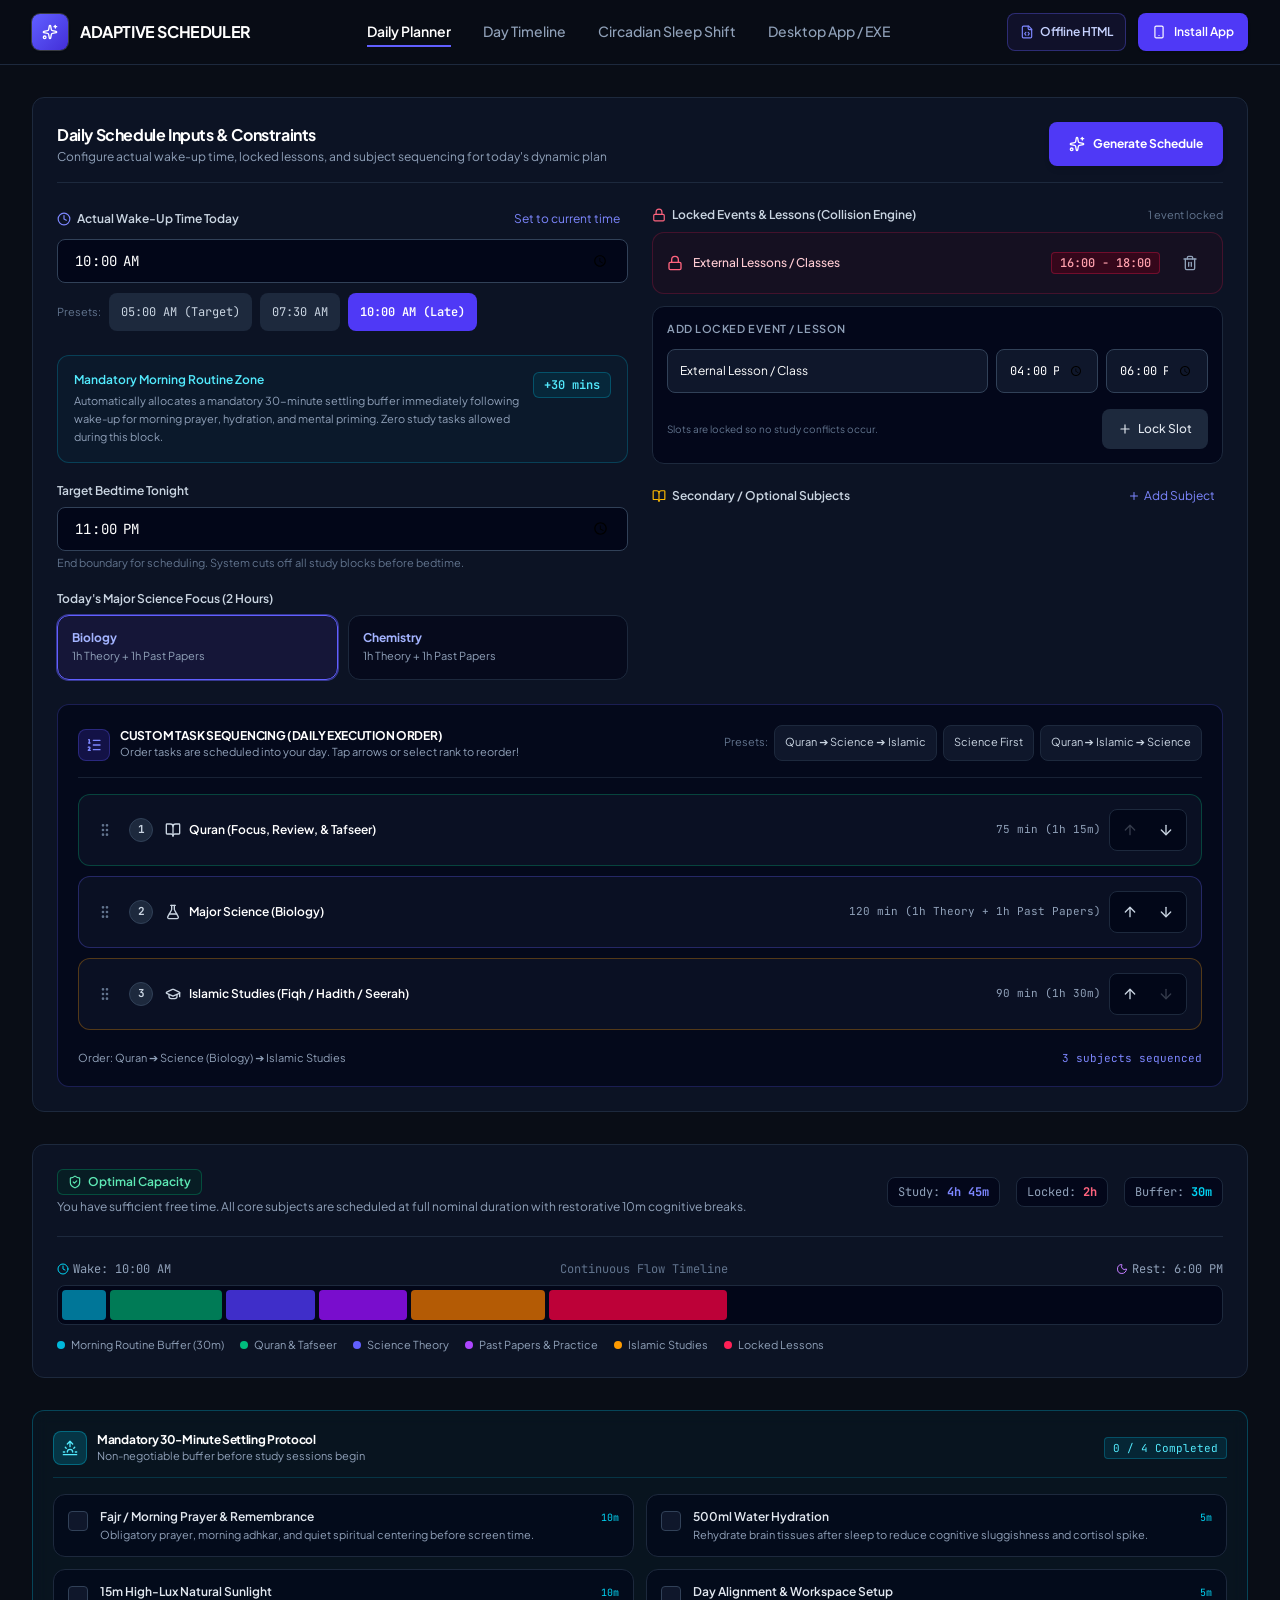
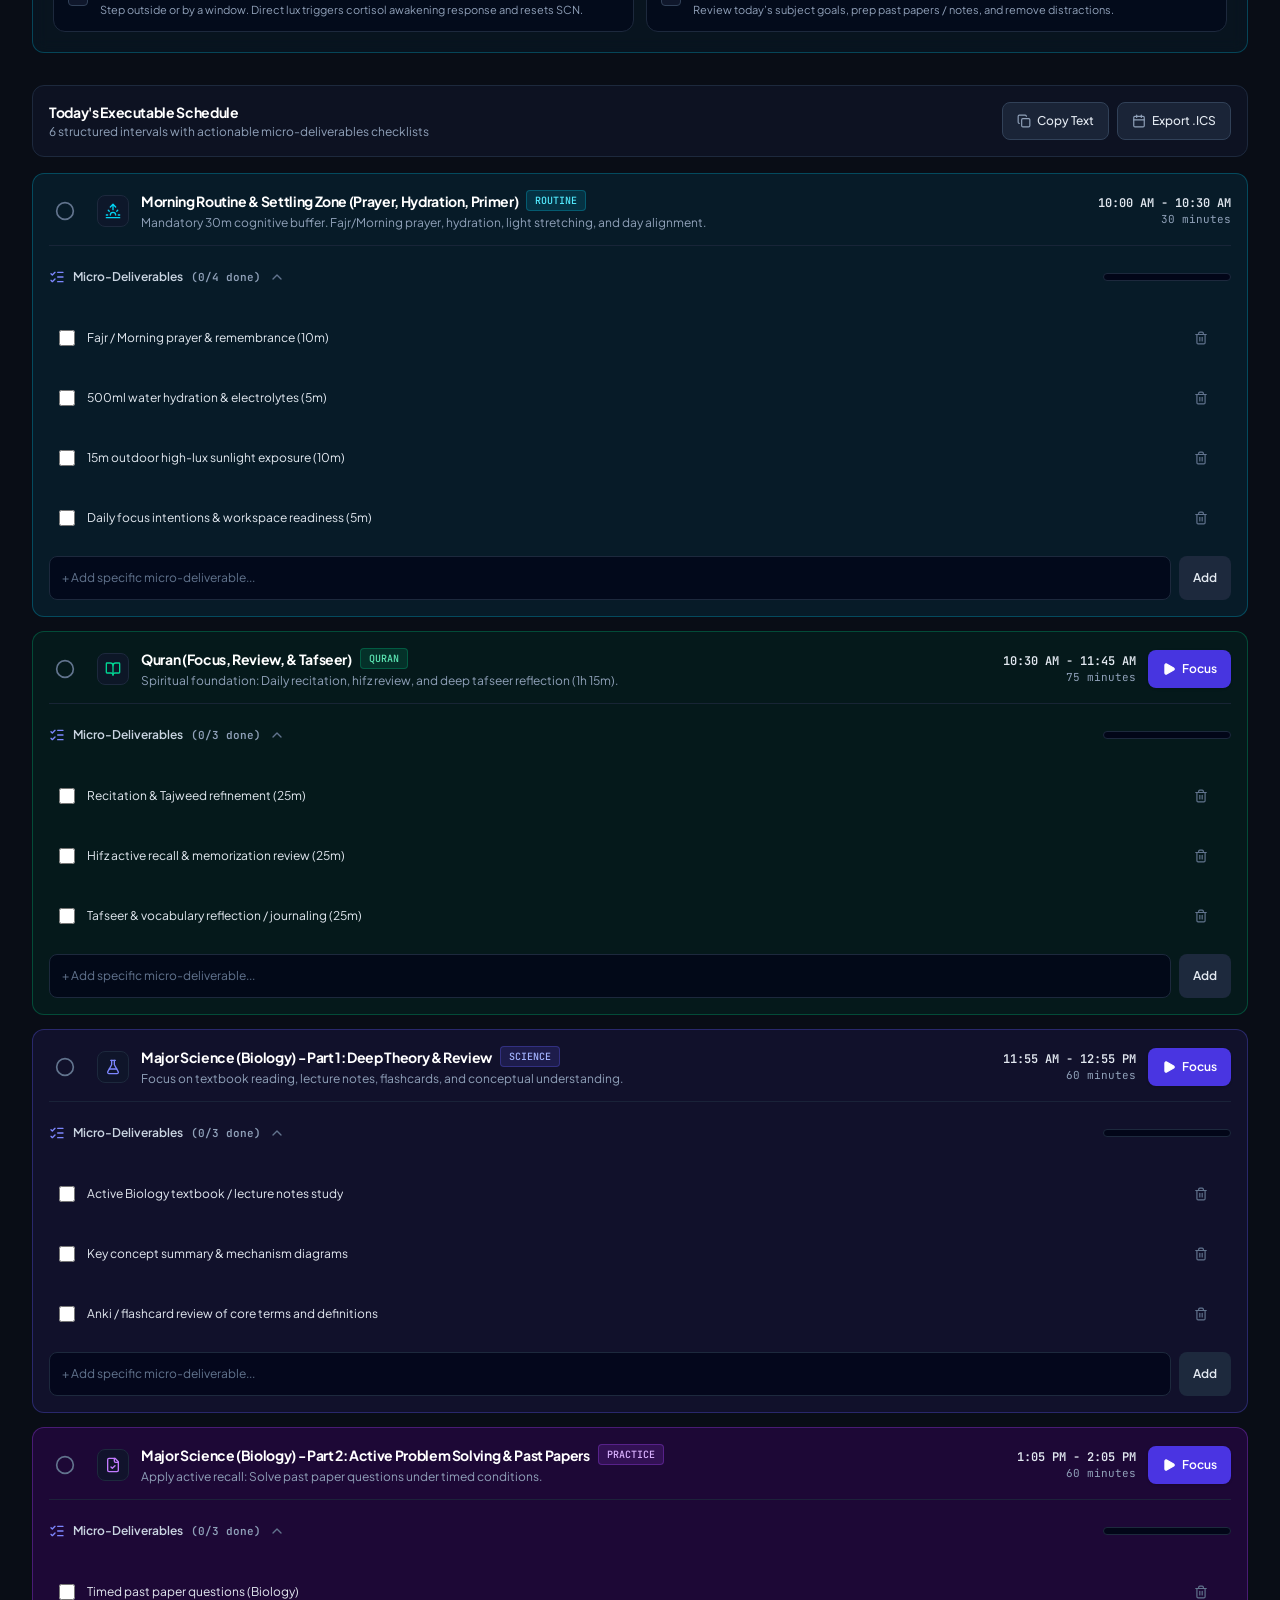
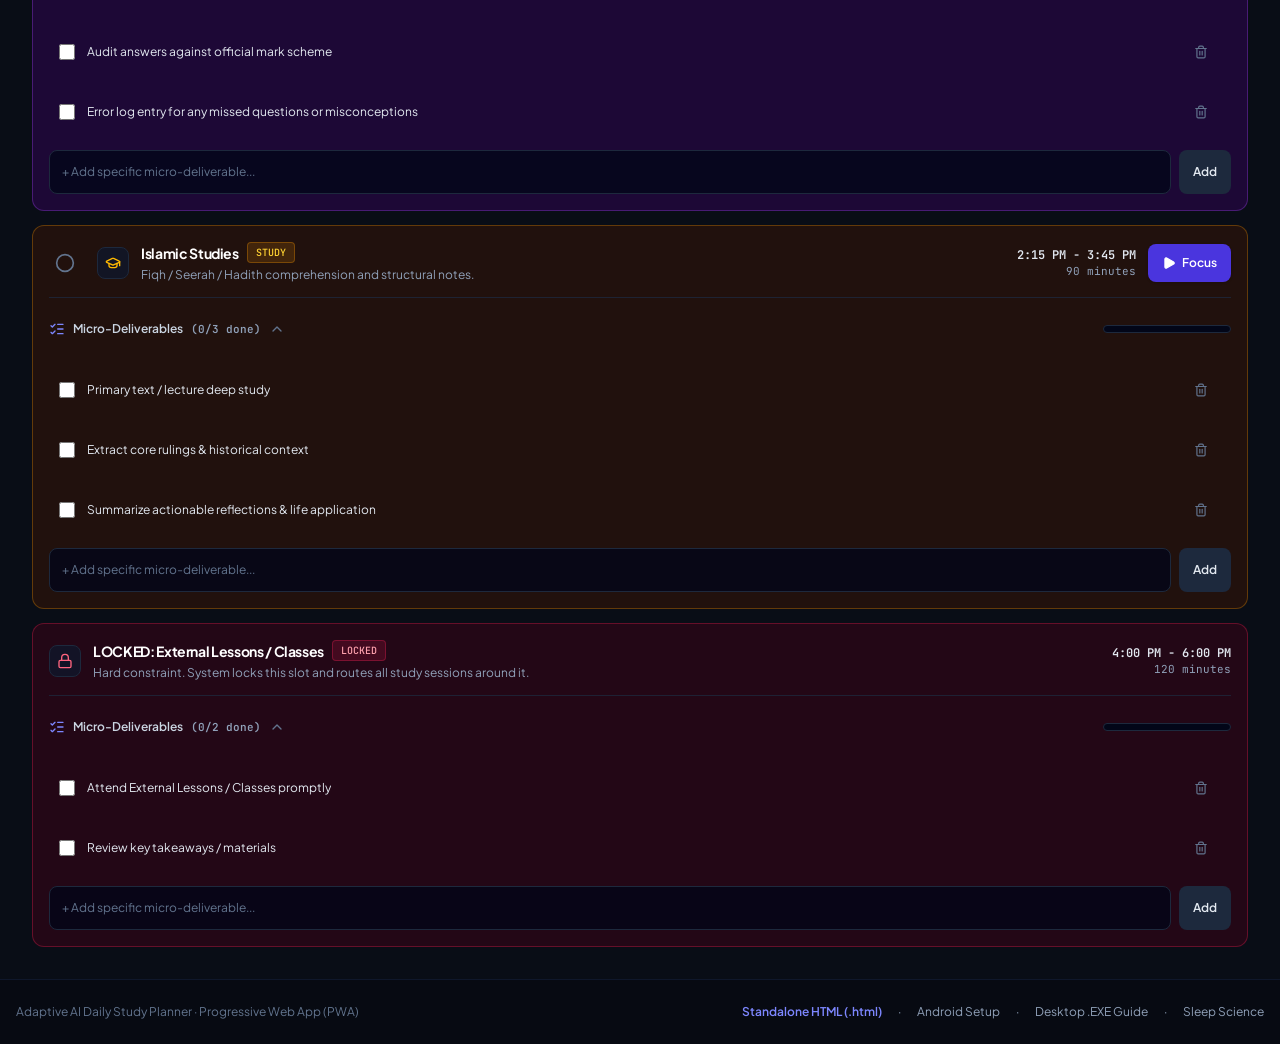
<file: index.html>
<!doctype html>
<html lang="en" class="dark">
  <head>
    <meta charset="UTF-8" />
    <meta name="viewport" content="width=device-width, initial-scale=1.0, maximum-scale=5.0, viewport-fit=cover" />
    <title>Adaptive AI Daily Scheduler</title>
    <meta name="description" content="Dynamic daily study planner with collision detection, emergency task compression, circadian sleep reset protocol, and desktop executable options." />
    <meta property="og:title" content="Adaptive AI Daily Scheduler" />
    <meta property="og:description" content="Dynamic daily study planner with collision detection, emergency task compression, circadian sleep reset protocol, and desktop executable options." />
    <meta property="og:type" content="website" />
    <meta name="twitter:card" content="summary_large_image" />
    <meta name="theme-color" content="#090d16" />
    <meta name="mobile-web-app-capable" content="yes" />
    <meta name="apple-mobile-web-app-capable" content="yes" />
    <meta name="apple-mobile-web-app-status-bar-style" content="black-translucent" />
    <meta name="apple-mobile-web-app-title" content="Scheduler" />
    <link rel="icon" type="image/svg+xml" href="./icon.svg" />
    <link rel="apple-touch-icon" href="./apple-touch-icon.png" />
    <link rel="manifest" href="./manifest.json" />

    <!-- Google Fonts: Plus Jakarta Sans & JetBrains Mono -->
    <link rel="preconnect" href="https://fonts.googleapis.com" />
    <link rel="preconnect" href="https://fonts.gstatic.com" crossorigin />
    <link href="https://fonts.googleapis.com/css2?family=JetBrains+Mono:wght@400;500;600;700&family=Plus+Jakarta+Sans:wght@400;500;600;700;800&display=swap" rel="stylesheet" />
    <script type="module" crossorigin src="./index-DmoMfIao.js"></script>
    <link rel="stylesheet" crossorigin href="./index-D5ewXOu9.css">
  </head>
  <body class="bg-[#090d16] text-slate-100 min-h-screen selection:bg-indigo-500/30 selection:text-indigo-200">
    <div id="root"></div>
  </body>
</html>
</file>
